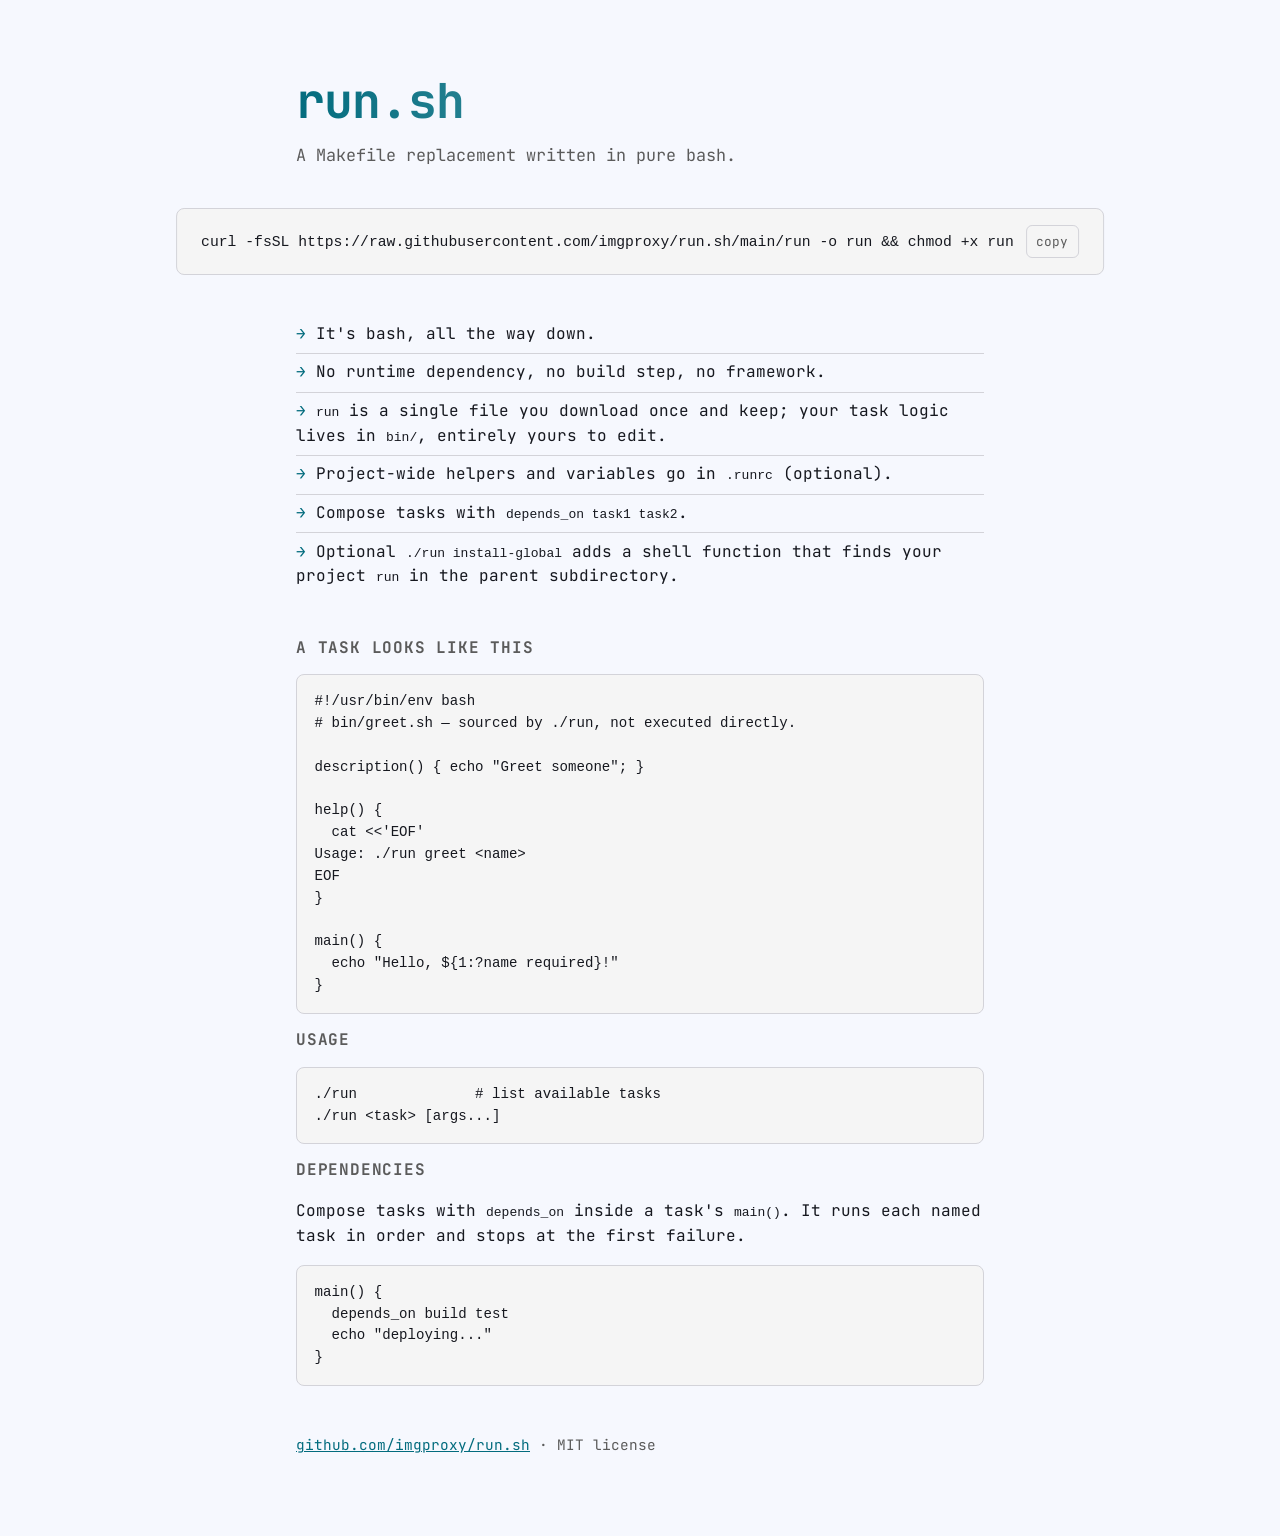
<file: github.io/index.html>
<!doctype html>
<html lang="en">

<head>
  <meta charset="utf-8">
  <meta name="viewport" content="width=device-width, initial-scale=1">
  <link rel="preconnect" href="https://fonts.googleapis.com">
  <link rel="preconnect" href="https://fonts.gstatic.com" crossorigin>
  <link href="https://fonts.googleapis.com/css2?family=JetBrains+Mono:wght@400;700&display=swap" rel="stylesheet">
  <title>run.sh</title>
  <meta name="description"
    content="A Makefile replacement written in pure bash. No DSL, no dependencies, just scripts.">
  <link rel="stylesheet" href="style.css">
</head>

<body>

  <h1>run.sh</h1>
  <p class="tagline">A Makefile replacement written in pure bash.</p>

  <div class="install">
    <code
      id="install-cmd">curl -fsSL https://raw.githubusercontent.com/imgproxy/run.sh/main/run -o run && chmod +x run</code>
    <button class="copy-btn" onclick="copyInstall(this)">copy</button>
  </div>

  <ul class="points">
    <li>It's bash, all the way down.</li>
    <li>No runtime dependency, no build step, no framework.</li>
    <li><code>run</code> is a single file you download once and keep; your task logic lives in <code>bin/</code>,
      entirely yours to edit.</li>
    <li>Project-wide helpers and variables go in <code>.runrc</code> (optional).</li>
    <li>Compose tasks with <code>depends_on task1 task2</code>.</li>
    <li>Optional <code>./run install-global</code> adds a shell function that finds your project <code>run</code> in the
      parent subdirectory.</li>
    </li>
  </ul>

  <section>
    <h2>A task looks like this</h2>
    <pre class="snippet"><code>#!/usr/bin/env bash
# bin/greet.sh — sourced by ./run, not executed directly.

description() { echo "Greet someone"; }

help() {
  cat &lt;&lt;'EOF'
Usage: ./run greet &lt;name&gt;
EOF
}

main() {
  echo "Hello, ${1:?name required}!"
}</code></pre>
  </section>

  <section>
    <h2>Usage</h2>
    <pre class="snippet"><code>./run              # list available tasks
./run &lt;task&gt; [args...]</code></pre>
  </section>

  <section>
    <h2>Dependencies</h2>
    <p>
      Compose tasks with <code>depends_on</code> inside a task's <code>main()</code>.
      It runs each named task in order and stops at the first failure.
    </p>
    <pre class="snippet"><code>main() {
  depends_on build test
  echo "deploying..."
}</code></pre>
  </section>

  <footer>
    <a href="https://github.com/imgproxy/run.sh">github.com/imgproxy/run.sh</a> · MIT license
  </footer>

  <script>
    function copyInstall(btn) {
      var text = document.getElementById('install-cmd').textContent;
      navigator.clipboard.writeText(text).then(function () {
        var original = btn.textContent;
        btn.textContent = 'copied';
        setTimeout(function () { btn.textContent = original; }, 1500);
      });
    }
  </script>

</body>

</html>
</file>
<file: github.io/style.css>
:root {
  color-scheme: light dark;
  --bg: #f6f8fe;
  --fg: #16181f;
  --muted: #5b5b5b;
  --border: #d3d3d9;
  --code-bg: #f5f5f5;
  --accent: #036c7e;
  --accent-sec: #7fb8c4;
  --ok: #2e7d32;
  --warn: #b5b500;
  --err: #c45c4e;
  --highlight: #53d1ff;
}

@media (prefers-color-scheme: dark) {
  :root {
    --bg: #0d0d0f;
    --fg: #f6f8fe;
    --muted: #a09caa;
    --border: #252535;
    --code-bg: #16181f;
    --accent: #53d1ff;
    --accent-sec: #7fb8c4;
    --ok: #a6e3a1;
    --warn: #ffffa0;
    --err: #ffaba0;
    --highlight: #036c7e;
  }
}

* {
  box-sizing: border-box;
}

html,
body {
  margin: 0;
  padding: 0;
  background: var(--bg);
  color: var(--fg);
}

body {
  font-family: "JetBrains Mono", ui-monospace, SFMono-Regular, Menlo, Consolas, "Liberation Mono", monospace;
  line-height: 1.55;
  max-width: 46rem;
  margin: 0 auto;
  padding: 4rem 1.5rem 5rem;
}

h1 {
  font-size: 3rem;
  margin: 0 0 0.25rem;
  background: linear-gradient(90deg, var(--accent), var(--accent-sec));
  -webkit-background-clip: text;
  background-clip: text;
  color: transparent;
  letter-spacing: -0.02em;
}

.tagline {
  color: var(--muted);
  margin: 0 0 2.5rem;
  font-size: 1.05rem;
}

.install {
  position: relative;
  left: 50%;
  transform: translateX(-50%);
  width: max-content;
  max-width: 90vw;
  display: flex;
  align-items: center;
  gap: 0.75rem;
  padding: 1rem 1.5rem;
  background: var(--code-bg);
  border: 1px solid var(--border);
  border-radius: 8px;
  margin-bottom: 2.5rem;
}

.install:focus-within {
  border-color: var(--accent);
}

.install code {
  flex: 1;
  min-width: 0;
  overflow-x: auto;
  white-space: pre;
  font-size: 0.92rem;
}

.copy-btn {
  flex-shrink: 0;
  font: inherit;
  font-size: 0.8rem;
  background: transparent;
  color: var(--muted);
  border: 1px solid var(--border);
  border-radius: 6px;
  padding: 0.35rem 0.6rem;
  cursor: pointer;
}

.copy-btn:hover {
  color: var(--accent);
  border-color: var(--accent);
}

ul.points {
  list-style: none;
  margin: 0 0 2.5rem;
  padding: 0;
}

ul.points li {
  padding: 0.4rem 0;
  border-bottom: 1px solid var(--border);
}

ul.points li:last-child {
  border-bottom: none;
}

ul.points li::before {
  content: "→ ";
  color: var(--accent);
}

section h2 {
  font-size: 1rem;
  text-transform: uppercase;
  letter-spacing: 0.05em;
  color: var(--muted);
  margin: 0 0 0.75rem;
}

pre.snippet {
  background: var(--code-bg);
  border: 1px solid var(--border);
  border-radius: 8px;
  padding: 1rem 1.1rem;
  overflow-x: auto;
  font-size: 0.88rem;
}

footer {
  margin-top: 3rem;
  color: var(--muted);
  font-size: 0.9rem;
}

a {
  color: var(--accent);
}
</file>
